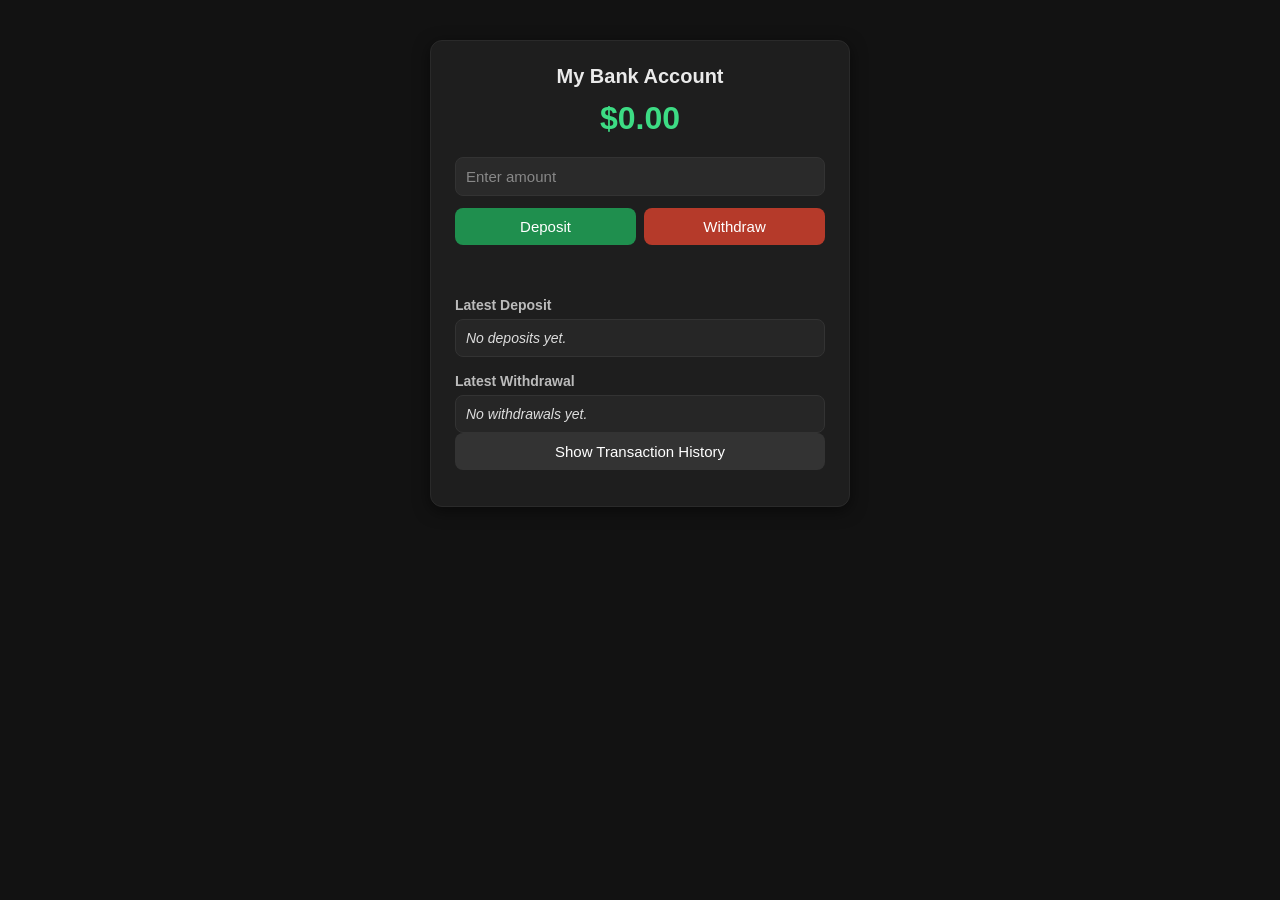
<file: bank_account_management/index.html>
<!DOCTYPE html>
<html lang="en">
<head>
<meta charset="UTF-8">
<title>Bank Account</title>
<link rel="stylesheet" href="styles.css">
</head>
<body>

<div class="card">
  <h1>My Bank Account</h1>
  <div class="balance" id="balanceDisplay">$0</div>

  <div class="input-row">
    <input type="number" id="amountInput" placeholder="Enter amount" min="0" step="0.01">
  </div>

  <div class="btn-row">
    <button class="deposit-btn" onclick="handleDeposit()">Deposit</button>
    <button class="withdraw-btn" onclick="handleWithdraw()">Withdraw</button>
  </div>

  <div class="message" id="messageBox"></div>

  <div class="section-title">Latest Deposit</div>
  <div class="list-box" id="depositsList"></div>

  <div class="section-title">Latest Withdrawal</div>
  <div class="list-box" id="withdrawalsList"></div>

  <button class="history-btn" onclick="toggleHistory(event)">Show Transaction History</button>
  <div class="list-box" id="historyList" style="display:none;"></div>
</div>

<script src="script.js"></script>
</body>
</html>
</file>
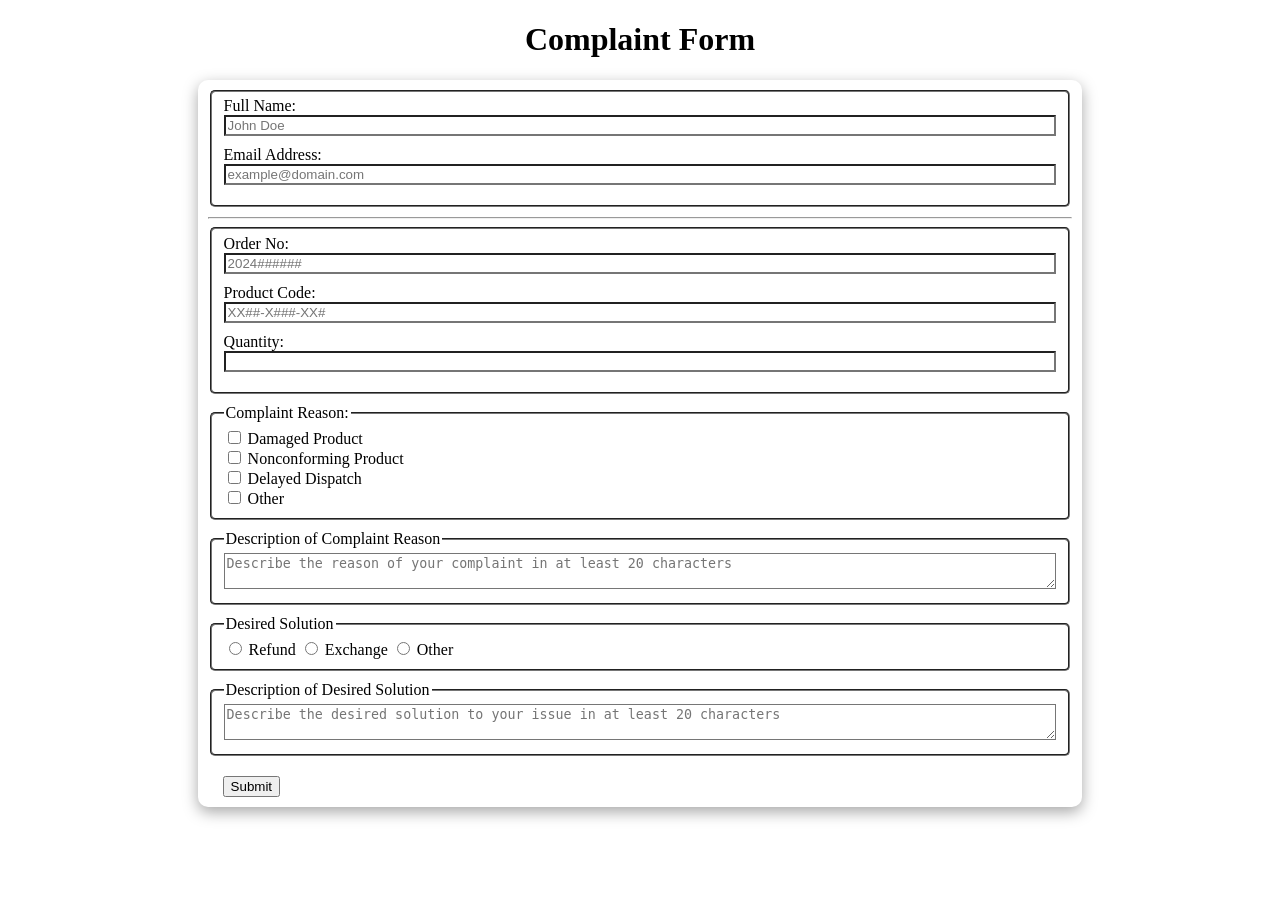
<file: customer_complain_form/index.html>
<!DOCTYPE html>
<html lang="en">

<head>
    <title>Customer Complaint Form</title>
    <meta charset="utf-8">
    <meta name="viewport" content="width=device-width, initial-scale=1.0">
    <link rel="stylesheet" href="styles.css">
</head>

<body>
    <h1>Complaint Form</h1>
    <form id="form">
        <fieldset id="personal-info">
            <div>
                <label for="full-name">Full Name:</label>
                <input type="text" id="full-name" name="full-name" placeholder="John Doe"
                required>
            </div>

            <div>
                <label for="email">Email Address:</label>
                <input type="email" id="email" name="email" placeholder="example@domain.com">
            </div>
        </fieldset>
        <hr>
        <fieldset id="product-info">
            <div>
                <label for="order-no">Order No:</label>
                <input type="text" id="order-no" name="order-no" placeholder="2024######">
            </div>
            <div>
                <label for="product-code">Product Code:</label>
                <input type="text" id="product-code" name="product-code" placeholder="XX##-X###-XX#">
            </div>
            <div>
                <label for="quantity">Quantity:</label>
                <input type="number" id="quantity" name="quantity" min="1">
            </div>
        </fieldset>

        <fieldset id="complaints-group">
            <legend>Complaint Reason:</legend>
            <div>
                <input type="checkbox" id="damaged-product" name="complaint" value="damaged-product">
                <label for="damaged-product">Damaged Product</label>
            </div>

            <div>
                <input type="checkbox" id="nonconforming-product" name="complaint" value="nonconforming-product">
                <label for="nonconforming-product">Nonconforming Product</label>
            </div>

            <div>
                <input type="checkbox" id="delayed-dispatch" name="complaint" value="delayed-dispatch">
                <label for="delayed-dispatch">Delayed Dispatch</label>
            </div>

            <div>
                <input type="checkbox" id="other-complaint" name="complaint" value="other">
                <label for="other-complaint">Other</label>
            </div>
        </fieldset>

        <fieldset id="complaint-description-container">
            <legend>Description of Complaint Reason</legend>
            <textarea placeholder="Describe the reason of your complaint in at least 20 characters"
                name="complaint-textarea" id="complaint-description"></textarea>
        </fieldset>

        <fieldset id="solutions-group">
            <legend>Desired Solution</legend>
            <input type="radio" name="solutions" id="refund" value="refund" required>
            <label for="refund">Refund</label>

            <input type="radio" name="solutions" id="exchange" value="exchange">
            <label for="exchange">Exchange</label>

            <input type="radio" name="solutions" id="other-solution" value="other">
            <label for="other-solution">Other</label>
        </fieldset>

        <fieldset id="solution-description-container">
            <legend>Description of Desired Solution</legend>
            <textarea placeholder="Describe the desired solution to your issue in at least 20 characters"
                name="solution-textarea" id="solution-description"></textarea>
        </fieldset>
        <div id="btn-container">
            <button type="submit" id="submit-btn">Submit</button>
            <span id="message-box" aria-live="polite"></span>
        </div>

    </form>

    <script src="script.js"></script>
</body>

</html>
</file>
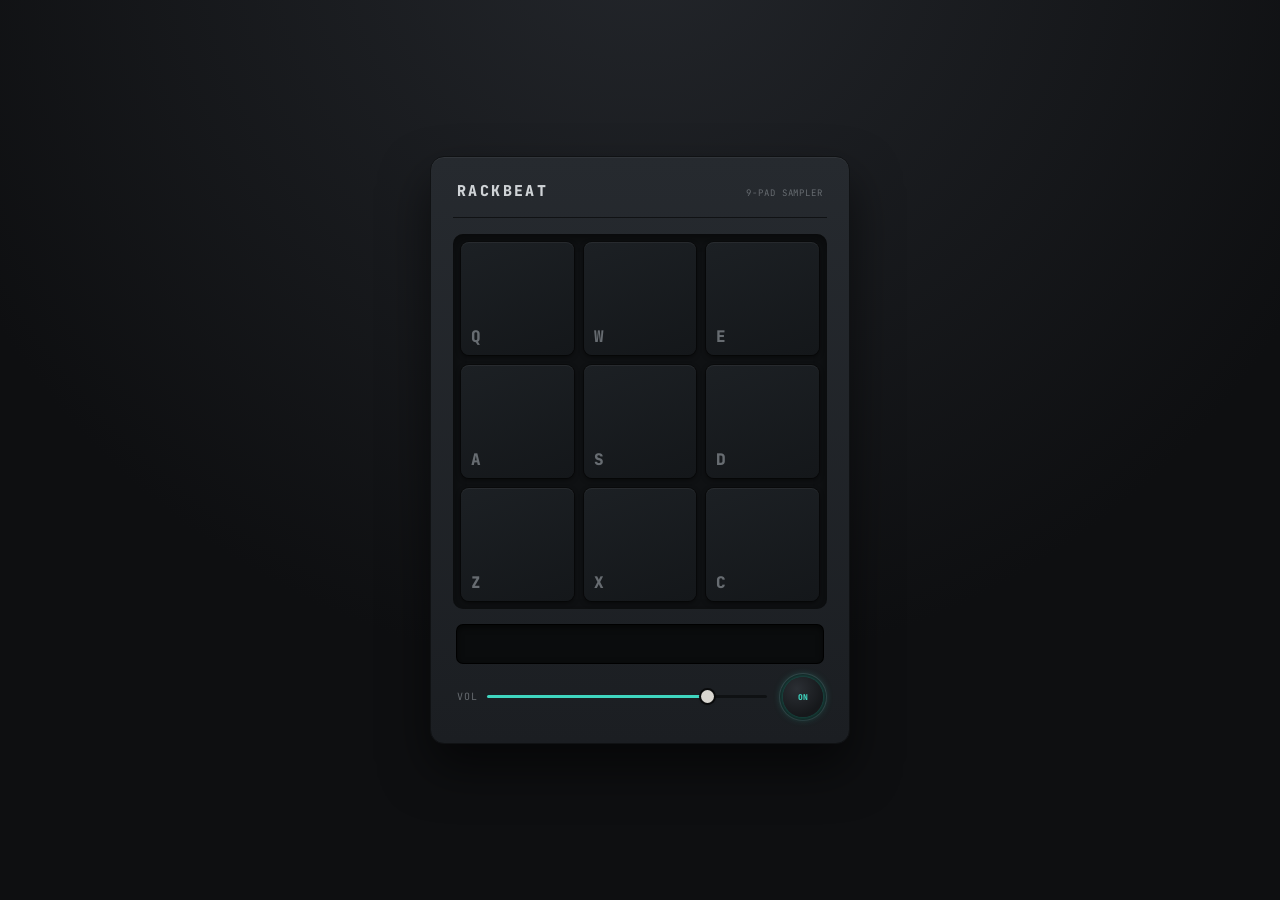
<file: drum_machine/index.html>
<!doctype html>
<html lang="en">
  <head>
    <meta charset="utf-8" />
    <meta name="viewport" content="width=device-width, initial-scale=1" />
    <title>Drum Machine</title>
    <link rel="stylesheet" href="styles.css" />
  </head>

  <body>
    <div id="drum-machine">
      <div class="brand-row">
        <span class="brand-name">RACKBEAT</span>
        <span class="brand-tag">9-PAD SAMPLER</span>
      </div>

      <div id="pad-bank">
        <button class="drum-pad" id="Heater-1" data-key="Q">
          Q
          <audio class="clip" id="Q" src="https://cdn.freecodecamp.org/curriculum/drum/Heater-1.mp3"></audio>
        </button>
        <button class="drum-pad" id="Heater-2" data-key="W">
          W
          <audio class="clip" id="W" src="https://cdn.freecodecamp.org/curriculum/drum/Heater-2.mp3"></audio>
        </button>
        <button class="drum-pad" id="Heater-3" data-key="E">
          E
          <audio class="clip" id="E" src="https://cdn.freecodecamp.org/curriculum/drum/Heater-3.mp3"></audio>
        </button>
        <button class="drum-pad" id="Heater-4" data-key="A">
          A
          <audio class="clip" id="A" src="https://cdn.freecodecamp.org/curriculum/drum/Heater-4_1.mp3"></audio>
        </button>
        <button class="drum-pad" id="Clap" data-key="S">
          S
          <audio class="clip" id="S" src="https://cdn.freecodecamp.org/curriculum/drum/Heater-6.mp3"></audio>
        </button>
        <button class="drum-pad" id="Open-HH" data-key="D">
          D
          <audio class="clip" id="D" src="https://cdn.freecodecamp.org/curriculum/drum/Dsc_Oh.mp3"></audio>
        </button>
        <button class="drum-pad" id="Kick-n-Hat" data-key="Z">
          Z
          <audio class="clip" id="Z" src="https://cdn.freecodecamp.org/curriculum/drum/Kick_n_Hat.mp3"></audio>
        </button>
        <button class="drum-pad" id="Kick" data-key="X">
          X
          <audio class="clip" id="X" src="https://cdn.freecodecamp.org/curriculum/drum/RP4_KICK_1.mp3"></audio>
        </button>
        <button class="drum-pad" id="Closed-HH" data-key="C">
          C
          <audio class="clip" id="C" src="https://cdn.freecodecamp.org/curriculum/drum/Cev_H2.mp3"></audio>
        </button>
      </div>

      <p id="display"></p>

      <div class="control-row">
        <div id="volume">
          <span class="icon">VOL</span>
          <input type="range" id="volume-slider" min="0" max="1" step="0.01" value="0.8" />
        </div>

        <div id="powerBtn">
          <button id="power-toggle" class="on" type="button">ON</button>
        </div>
      </div>
    </div>

    <script src="script.js"></script>
  </body>
</html>
</file>
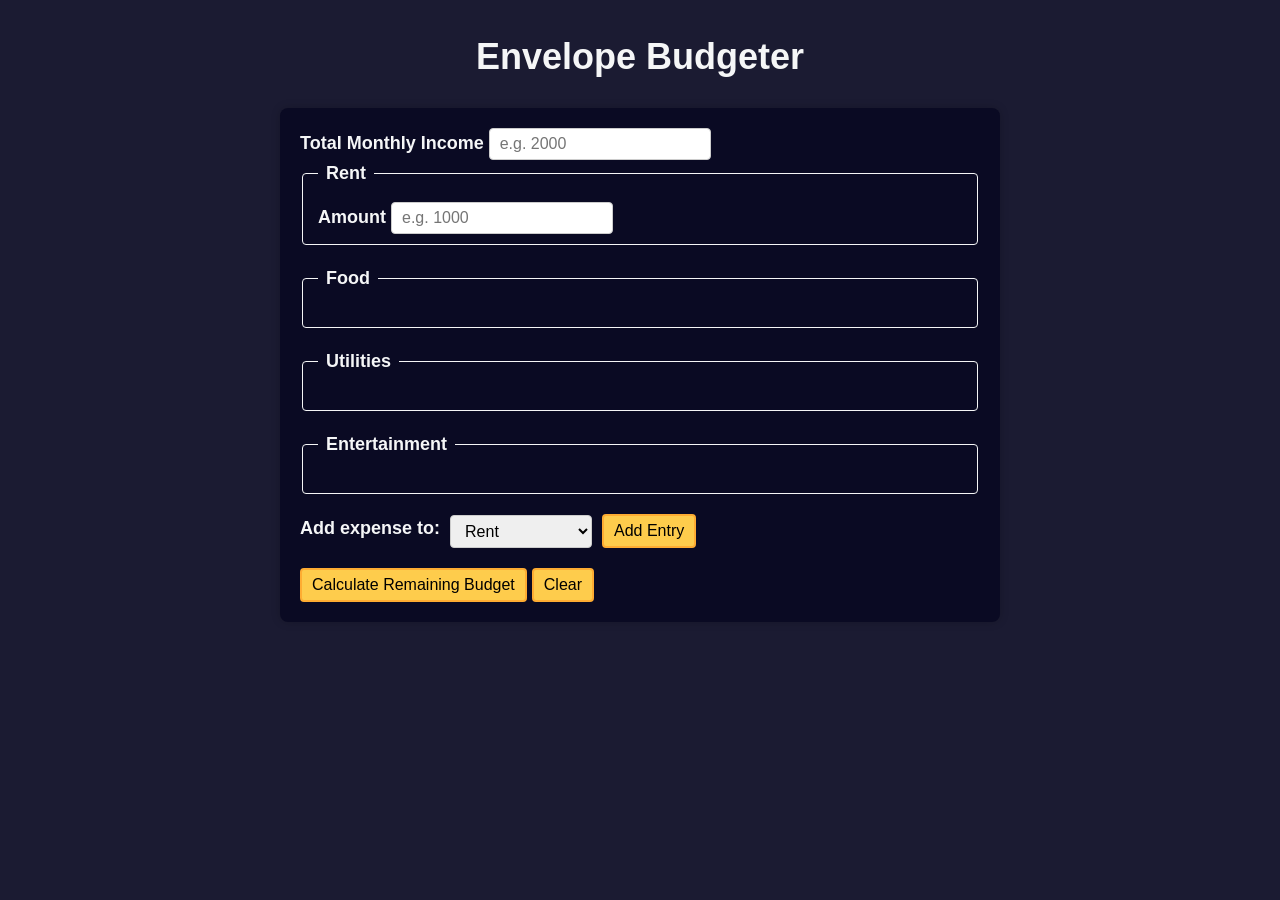
<file: Envelope_budget_app/index.html>
<!DOCTYPE html>
<html lang="en">
  <head>
    <meta charset="utf-8" />
    <meta name="viewport" content="width=device-width, initial-scale=1.0" />
    <link rel="stylesheet" href="styles.css" />
    <title>Envelope Budgeter</title>
  </head>

  <body>
    <main>
      <h1>Envelope Budgeter</h1>
      <div class="container">
        <form id="budget-form">
          <label for="income">Total Monthly Income</label>
          <input 
            type="number" 
            min="0" 
            id="income" 
            placeholder="e.g. 2000" 
            required 
          />

          <fieldset id="rent">
            <legend>Rent</legend>
            <label for="rent-amount">Amount</label>
            <input type="number" min="0" id="rent-amount" placeholder="e.g. 1000" />
          </fieldset>

          <fieldset id="food">
            <legend>Food</legend>
            <div class="input-container"></div>
          </fieldset>

          <fieldset id="utilities">
            <legend>Utilities</legend>
            <div class="input-container"></div>
          </fieldset>

          <fieldset id="entertainment">
            <legend>Entertainment</legend>
            <div class="input-container"></div>
          </fieldset>

          <div class="controls">
            <span>
              <label for="entry-dropdown">Add expense to:</label>
              <select id="entry-dropdown" name="options">
                <option value="rent" selected>Rent</option>
                <option value="food">Food</option>
                <option value="utilities">Utilities</option>
                <option value="entertainment">Entertainment</option>
              </select>
              <button type="button" id="add-entry">Add Entry</button>
            </span>
          </div>

          <div>
            <button type="submit">
              Calculate Remaining Budget
            </button>
            <button type="button" id="clear">Clear</button>
          </div>
        </form>

        <div id="output" class="output hide"></div>
        
      </div>
    </main>
    <script src="./script.js"></script>
  </body>
</html>
</file>
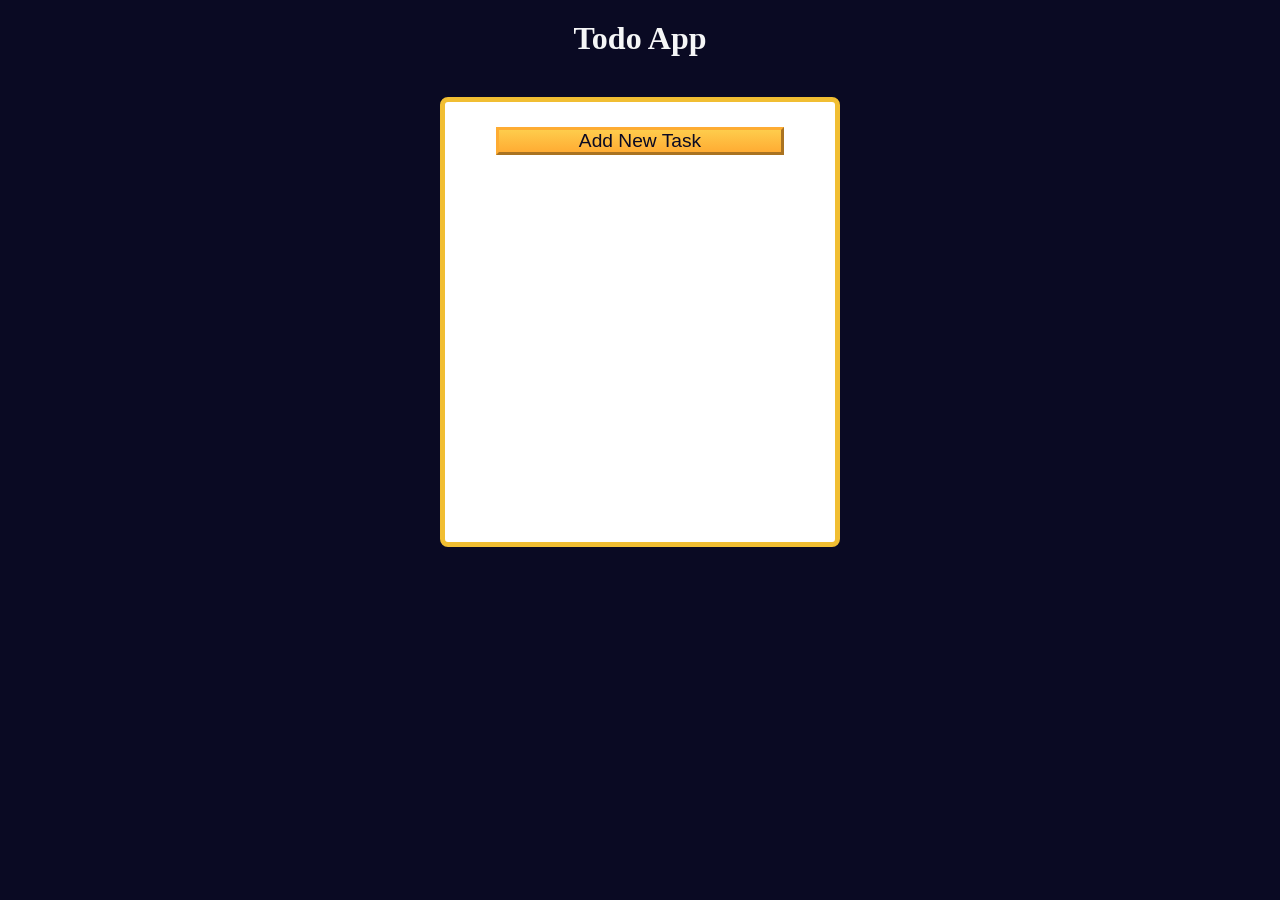
<file: todo_app/index.html>
<!DOCTYPE html>
<html lang="en">

<head>
  <meta charset="UTF-8" />
  <meta http-equiv="X-UA-Compatible" content="IE=edge" />
  <meta name="viewport" content="width=device-width, initial-scale=1.0" />
  <title>Learn localStorage by Building a Todo App</title>
  <link rel="stylesheet" href="styles.css" />
</head>

<body>
  <main>
    <h1>Todo App</h1>
    <div class="todo-app">
      <button id="open-task-form-btn" class="btn large-btn">
        Add New Task
      </button>
      <form class="task-form hidden" id="task-form">
        <div class="task-form-header">
          <button id="close-task-form-btn" class="close-task-form-btn" type="button" aria-label="close">
            <svg class="close-icon" xmlns="http://www.w3.org/2000/svg" viewBox="0 0 48 48" width="48px" height="48px"><path fill="#F44336" d="M21.5 4.5H26.501V43.5H21.5z" transform="rotate(45.001 24 24)" /><path fill="#F44336" d="M21.5 4.5H26.5V43.501H21.5z" transform="rotate(135.008 24 24)" /></svg>
          </button>
        </div>
        <div class="task-form-body">
          <label class="task-form-label" for="title-input">Title</label>
          <input required type="text" class="form-control" id="title-input" value="" />
          <label class="task-form-label" for="date-input">Date</label>
          <input type="date" class="form-control" id="date-input" value="" />
          <label class="task-form-label" for="description-input">Description</label>
          <textarea class="form-control" id="description-input" cols="30" rows="5"></textarea>
        </div>
        <div class="task-form-footer">
          <button id="add-or-update-task-btn" class="btn large-btn" type="submit">
            Add Task
          </button>
        </div>
      </form>
      <dialog id="confirm-close-dialog">
        <form method="dialog">
          <p class="discard-message-text">Discard unsaved changes?</p>
          <div class="confirm-close-dialog-btn-container">
            <button id="cancel-btn" class="btn">
              Cancel
            </button>
            <button id="discard-btn" class="btn">
              Discard
            </button>
          </div>
        </form>
      </dialog>
      <div id="tasks-container"></div>
    </div>
  </main>
  <script src="script.js"></script>
</body>

</html>
</file>
<file: bank_account_management/styles.css>
* { box-sizing: border-box; }

body {
  font-family: Arial, sans-serif;
  background: #121212;
  display: flex;
  justify-content: center;
  padding: 40px 15px;
  margin: 0;
}

.card {
  background: #1e1e1e;
  width: 100%;
  max-width: 420px;
  border-radius: 12px;
  box-shadow: 0 4px 16px rgba(0,0,0,0.5);
  padding: 24px;
  border: 1px solid #2a2a2a;
}

h1 {
  font-size: 20px;
  margin: 0 0 4px;
  text-align: center;
  color: #eaeaea;
}

.balance {
  text-align: center;
  font-size: 32px;
  font-weight: bold;
  color: #3ddc84;
  margin: 12px 0 20px;
}

.input-row {
  display: flex;
  gap: 8px;
  margin-bottom: 12px;
}

input[type="number"] {
  flex: 1;
  padding: 10px;
  border: 1px solid #333;
  border-radius: 8px;
  font-size: 15px;
  background: #2a2a2a;
  color: #eaeaea;
}

input[type="number"]::placeholder {
  color: #888;
}

.btn-row {
  display: flex;
  gap: 8px;
  margin-bottom: 16px;
}

button {
  flex: 1;
  padding: 10px;
  border: none;
  border-radius: 8px;
  font-size: 15px;
  cursor: pointer;
  color: #fff;
  transition: opacity 0.2s;
}

button:hover { opacity: 0.85; }

.deposit-btn { background: #1f8f4e; }
.withdraw-btn { background: #b53a2a; }

.history-btn {
  width: 100%;
  background: #333;
  margin-bottom: 12px;
}

.message {
  text-align: center;
  min-height: 20px;
  font-size: 14px;
  margin-bottom: 16px;
  color: #ccc;
}

.section-title {
  font-size: 14px;
  font-weight: bold;
  margin: 16px 0 6px;
  color: #bbb;
}

.list-box {
  background: #262626;
  border: 1px solid #333;
  border-radius: 8px;
  padding: 10px;
  max-height: 120px;
  overflow-y: auto;
}

.list-box p {
  margin: 0;
  font-size: 14px;
  word-wrap: break-word;
  color: #ddd;
}

.empty {
  color: #777;
  font-style: italic;
}
</file>
<file: customer_complain_form/styles.css>
* {
    box-sizing: border-box;
}

h1 {
    text-align: center;
}

#form {
    max-width: 70%;
    margin: auto;
    border-radius: 10px;
    box-shadow: rgba(0, 0, 0, 0.35) 0px 5px 15px;
    padding: 10px;
}

input {
    border-color: rgb(118, 118, 118);
}

#personal-info input, #product-info input {
    width: 100%;
    margin-bottom: 10px;
}


fieldset {
    margin-bottom: 10px;
    border-radius: 5px;
    border-color: rgb(118, 118, 118);
}

textarea {
    width: 100%;
    border-color: rgb(118, 118, 118);
}

#btn-container {
    display: flex;
    justify-content: space-between;
    align-items: center;
}

#submit-btn, #clear-btn {
    margin: 10px 15px 0;
}
</file>
<file: drum_machine/styles.css>
@import url('https://fonts.googleapis.com/css2?family=JetBrains+Mono:wght@400;600;800&display=swap');

:root {
  --panel: #1b1e22;
  --panel-light: #262a2f;
  --pad: #14171a;
  --pad-hover: #1c2024;
  --accent: #3fd6c0;
  --accent-dim: #1f6e63;
  --screen: #0a0c0d;
  --ink: #cfd3d6;
  --ink-dim: #676c71;
}

* {
  box-sizing: border-box;
}

body {
  margin: 0;
  min-height: 100vh;
  display: flex;
  align-items: center;
  justify-content: center;
  background: #0e0f11;
  background-image: radial-gradient(circle at 50% -10%, #23262b 0%, #0e0f11 65%);
  font-family: 'JetBrains Mono', monospace;
  color: var(--ink);
  padding: 24px;
}

#drum-machine {
  width: 420px;
  max-width: 100%;
  padding: 22px 22px 26px;
  border-radius: 14px;
  background: linear-gradient(180deg, var(--panel-light), var(--panel));
  border: 1px solid #101214;
  box-shadow:
    0 1px 0 rgba(255, 255, 255, 0.05) inset,
    0 24px 48px rgba(0, 0, 0, 0.55);
}

.brand-row {
  display: flex;
  justify-content: space-between;
  align-items: baseline;
  padding: 2px 4px 16px;
  border-bottom: 1px solid #101214;
  margin-bottom: 16px;
}

.brand-name {
  font-weight: 800;
  font-size: 15px;
  letter-spacing: 0.16em;
  color: var(--ink);
}

.brand-tag {
  font-size: 9px;
  letter-spacing: 0.1em;
  color: var(--ink-dim);
}

#pad-bank {
  display: grid;
  grid-template-columns: repeat(3, 1fr);
  gap: 10px;
  padding: 8px;
  border-radius: 10px;
  background: #0f1113;
  box-shadow: 0 4px 12px rgba(0, 0, 0, 0.5) inset;
}

.drum-pad {
  position: relative;
  aspect-ratio: 1 / 1;
  border: none;
  border-radius: 8px;
  background: linear-gradient(160deg, var(--pad-hover), var(--pad));
  color: var(--ink-dim);
  font-family: inherit;
  font-size: 16px;
  font-weight: 800;
  letter-spacing: 0.04em;
  cursor: pointer;
  display: flex;
  align-items: flex-end;
  justify-content: flex-start;
  padding: 8px 10px;
  box-shadow:
    0 1px 0 rgba(255, 255, 255, 0.05) inset,
    0 2px 5px rgba(0, 0, 0, 0.5),
    0 0 0 1px #0a0b0c;
  transition: color 0.12s ease, box-shadow 0.12s ease, transform 0.05s ease;
}

.drum-pad:hover {
  color: var(--ink);
}

.drum-pad.playing {
  color: var(--accent);
  transform: translateY(1px);
  box-shadow:
    0 0 0 1px var(--accent-dim),
    0 0 14px rgba(63, 214, 192, 0.5),
    0 1px 2px rgba(0, 0, 0, 0.6) inset;
}

#display {
  margin: 16px 4px 0;
  height: 38px;
  display: flex;
  align-items: center;
  padding: 0 12px;
  border-radius: 6px;
  background: var(--screen);
  color: var(--accent);
  font-size: 12px;
  font-weight: 700;
  letter-spacing: 0.08em;
  text-transform: uppercase;
  box-shadow: 0 2px 6px rgba(0, 0, 0, 0.6) inset, 0 0 0 1px #000;
  text-shadow: 0 0 6px rgba(63, 214, 192, 0.6);
  overflow: hidden;
  white-space: nowrap;
}

.control-row {
  display: flex;
  align-items: center;
  gap: 14px;
  margin: 14px 4px 0;
}

#volume {
  flex: 1;
  display: flex;
  align-items: center;
  gap: 8px;
}

#volume .icon {
  font-size: 10px;
  letter-spacing: 0.08em;
  color: var(--ink-dim);
}

#volume input[type="range"] {
  -webkit-appearance: none;
  appearance: none;
  width: 100%;
  height: 3px;
  border-radius: 2px;
  background: linear-gradient(90deg, var(--accent) 0%, var(--accent) var(--fill, 80%), #0f1113 var(--fill, 80%));
  outline: none;
}

#volume input[type="range"]::-webkit-slider-thumb {
  -webkit-appearance: none;
  width: 13px;
  height: 13px;
  border-radius: 50%;
  background: #d9d6d0;
  box-shadow: 0 0 0 2px #0a0b0c, 0 1px 3px rgba(0, 0, 0, 0.6);
  cursor: pointer;
}

#volume input[type="range"]::-moz-range-thumb {
  width: 13px;
  height: 13px;
  border: none;
  border-radius: 50%;
  background: #d9d6d0;
  box-shadow: 0 0 0 2px #0a0b0c, 0 1px 3px rgba(0, 0, 0, 0.6);
  cursor: pointer;
}

#powerBtn button {
  width: 40px;
  height: 40px;
  border-radius: 50%;
  border: none;
  cursor: pointer;
  font-family: inherit;
  font-size: 8px;
  font-weight: 800;
  letter-spacing: 0.06em;
  color: var(--ink-dim);
  background: radial-gradient(circle at 35% 30%, #2b2f34, #16181b 70%);
  box-shadow:
    0 2px 4px rgba(0, 0, 0, 0.6),
    0 0 0 3px #0d0f11,
    0 0 0 4px #303439;
  text-transform: uppercase;
  transition: color 0.15s ease, box-shadow 0.15s ease;
}

#powerBtn button.on {
  color: var(--accent);
  box-shadow:
    0 0 8px rgba(63, 214, 192, 0.6),
    0 2px 4px rgba(0, 0, 0, 0.6),
    0 0 0 3px #0d0f11,
    0 0 0 4px #303439;
}

/* powered-off state dims the pads and display, and blocks interaction */
#drum-machine.is-off #pad-bank {
  filter: grayscale(1) brightness(0.4);
  pointer-events: none;
}

#drum-machine.is-off #display {
  opacity: 0.25;
}

@media (max-width: 460px) {
  #drum-machine { padding: 18px 14px 20px; }
  .drum-pad { font-size: 14px; }
}
</file>
<file: Envelope_budget_app/styles.css>
:root {
  --light-grey: #f5f6f7;
  --dark-blue: #0a0a23;
  --fcc-blue: #1b1b32;
  --light-yellow: #fecc4c;
  --dark-yellow: #feac32;
  --light-pink: #ffadad;
  --dark-red: #850000;
  --light-green: #acd157;
}

body {
  font-family: "Lato", Helvetica, Arial, sans-serif;
  font-size: 18px;
  background-color: var(--fcc-blue);
  color: var(--light-grey);
  margin: 0;
  padding: 0;
  line-height: 1.5;
}

h1 {
  text-align: center;
  margin-top: 30px;
  font-size: 2em;
}

.container {
  width: 90%;
  max-width: 680px;
  margin: 20px auto;
  padding: 20px;
  background-color: var(--dark-blue);
  border-radius: 8px;
  box-shadow: 0 0 10px rgba(0, 0, 0, 0.2);
}

label,
legend {
  font-weight: bold;
  margin-bottom: 5px;
}

fieldset {
  border: 1px solid var(--light-grey);
  border-radius: 4px;
  padding: 10px 15px;
  margin-bottom: 20px;
}

legend {
  padding: 0 8px;
}

.input-container {
  display: flex;
  flex-direction: column;
  gap: 8px;
  margin-top: 10px;
}

input,
select,
button {
  font-size: 16px;
  padding: 6px 10px;
  border-radius: 4px;
  border: 1px solid #ccc;
  min-height: 32px;
  box-sizing: border-box;
}

input:focus,
select:focus,
button:focus {
  outline: 2px solid var(--light-yellow);
  border-color: var(--dark-yellow);
}

button {
  cursor: pointer;
  text-decoration: none;
  background-color: var(--light-yellow);
  border: 2px solid var(--dark-yellow);
  transition: background-color 0.2s ease, border 0.2s ease;
}

button:hover {
  background-color: var(--dark-yellow);
  color: white;
}

.controls {
  margin-bottom: 20px;
}

.controls span {
  display: flex;
  align-items: center;
  gap: 10px;
  flex-wrap: wrap;
}

.output {
  border: 2px solid var(--light-grey);
  padding: 15px;
  text-align: center;
  background-color: var(--dark-blue);
  border-radius: 6px;
  margin-top: 20px;
}

.output span {
  font-weight: bold;
  font-size: 1.4em;
}

.surplus {
  color: var(--light-green);
}

.deficit {
  color: var(--light-pink);
}

.hide {
  display: none;
}

@media (max-width: 600px) {
  body {
    font-size: 16px;
  }

  .controls span {
    flex-direction: column;
    align-items: stretch;
  }

  button,
  input,
  select {
    width: 100%;
  }
}
</file>
<file: todo_app/styles.css>
:root {
  --white: #fff;
  --light-grey: #f5f6f7;
  --dark-grey: #0a0a23;
  --yellow: #f1be32;
  --golden-yellow: #feac32;
}

*,
*::before,
*::after {
  margin: 0;
  padding: 0;
  box-sizing: border-box;
}

body {
  background-color: var(--dark-grey);
}

main {
  display: flex;
  flex-direction: column;
  justify-content: center;
  align-items: center;
}

h1 {
  color: var(--light-grey);
  margin: 20px 0 40px 0;
}

.todo-app {
  background-color: var(--white);
  width: 300px;
  height: 350px;
  border: 5px solid var(--yellow);
  border-radius: 8px;
  padding: 15px;
  position: relative;
  display: flex;
  flex-direction: column;
  gap: 10px;
}

.btn {
  cursor: pointer;
  width: 100px;
  margin: 10px;
  color: var(--dark-grey);
  background-color: var(--golden-yellow);
  background-image: linear-gradient(#fecc4c, #ffac33);
  border-color: var(--golden-yellow);
  border-width: 3px;
}

.btn:hover {
  background-image: linear-gradient(#ffcc4c, #f89808);
}

.large-btn {
  width: 80%;
  font-size: 1.2rem;
  align-self: center;
  justify-self: center;
}

.close-task-form-btn {
  background: none;
  border: none;
  cursor: pointer;
}

.close-icon {
  width: 20px;
  height: 20px;
}

.task-form {
  display: flex;
  position: absolute;
  top: 50%;
  left: 50%;
  transform: translate(-50%, -50%);
  background-color: var(--white);
  border-radius: 5px;
  padding: 15px;
  width: 300px;
  height: 350px;
  flex-direction: column;
  justify-content: space-between;
  overflow: auto;
}

.task-form-header {
  display: flex;
  justify-content: flex-end;
}

.task-form-body {
  display: flex;
  flex-direction: column;
  justify-content: space-around;
}

.task-form-footer {
  display: flex;
  justify-content: center;
}

.task-form-label,
#title-input,
#date-input,
#description-input {
  display: block;
}

.task-form-label {
  margin-bottom: 5px;
  font-size: 1.3rem;
  font-weight: bold;
}

#title-input,
#date-input,
#description-input {
  width: 100%;
  margin-bottom: 10px;
  padding: 2px;
}

#confirm-close-dialog {
  padding: 10px;
  margin: 10px auto;
  border-radius: 15px;
}

.confirm-close-dialog-btn-container {
  display: flex;
  justify-content: center;
  margin-top: 10px;
}

.discard-message-text {
  font-weight: bold;
  font-size: 1.5rem;
}

#tasks-container {
  height: 100%;
  overflow-y: auto;
}

.task {
  margin: 5px 0;
}

.hidden {
  display: none;
}

@media (min-width: 576px) {
  .todo-app,
  .task-form {
    width: 400px;
    height: 450px;
  }

  .task-form-label {
    font-size: 1.5rem;
  }

  #title-input,
  #date-input {
    height: 2rem;
  }

  #title-input,
  #date-input,
  #description-input {
    padding: 5px;
    margin-bottom: 20px;
  }
}
</file>
